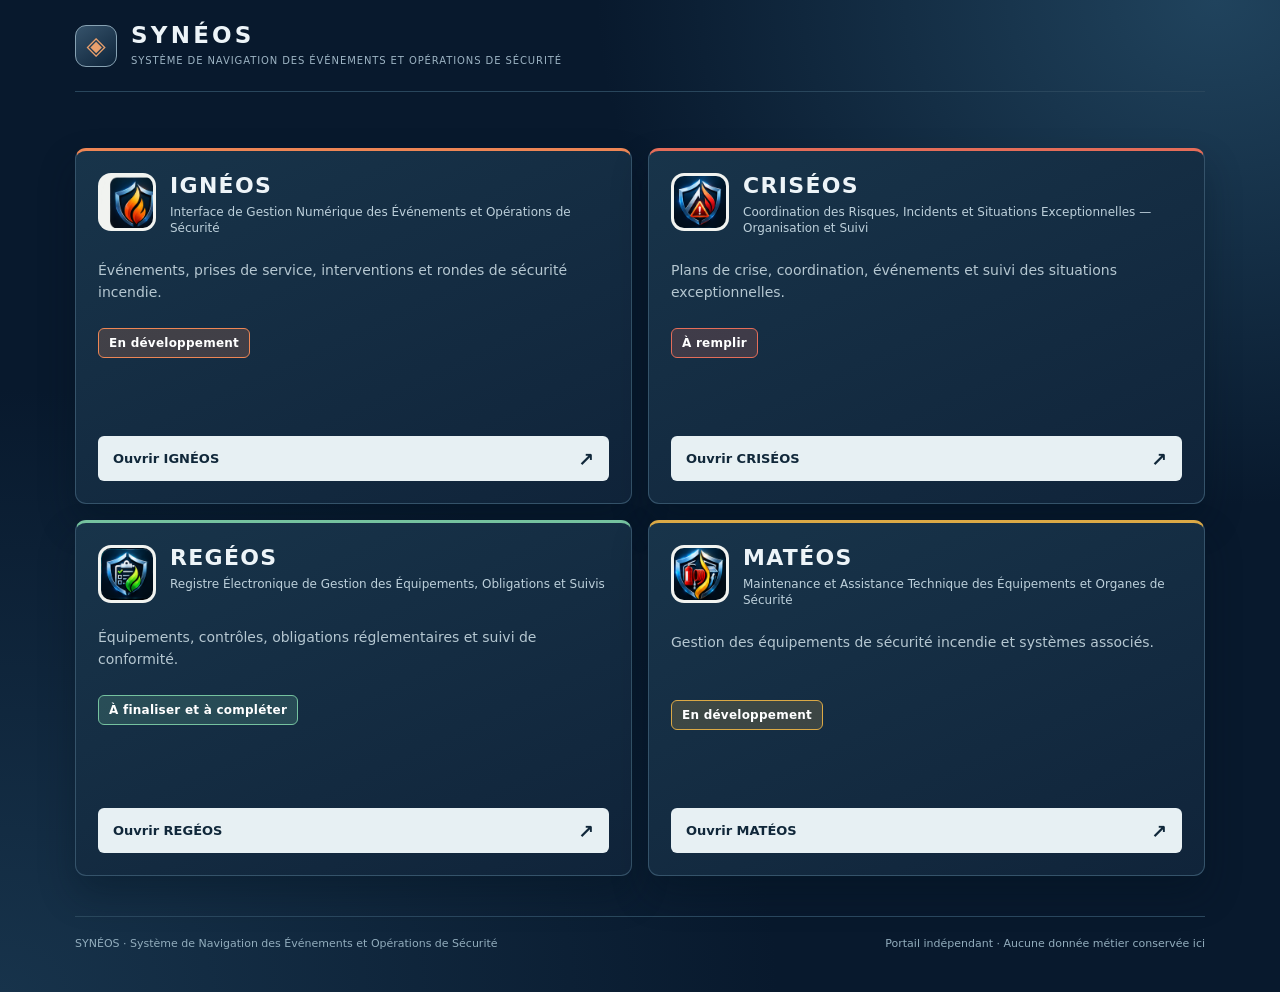
<file: index.html>
<!doctype html>
<html lang="fr"><head><meta charset="utf-8"><meta name="viewport" content="width=device-width,initial-scale=1,viewport-fit=cover"><meta name="theme-color" content="#08192d"><meta name="description" content="SYNÉOS, portail de sécurité des applications IGNÉOS, CRISÉOS, REGÉOS et MATÉOS."><title>SYNÉOS — Portail de sécurité</title><link rel="icon" type="image/png" sizes="32x32" href="/favicon-32.png?v=1"><link rel="icon" type="image/svg+xml" href="/favicon.svg?v=1"><link rel="manifest" href="/manifest.json?v=4"><link rel="apple-touch-icon" sizes="180x180" href="/syneos-touch-20261014.png"><link rel="apple-touch-icon-precomposed" href="/syneos-touch-20261014.png"><meta name="apple-mobile-web-app-title" content="SYNÉOS"><meta name="apple-mobile-web-app-capable" content="yes"><meta name="apple-mobile-web-app-status-bar-style" content="black-translucent"><link rel="stylesheet" href="/mobile.css">
<style>
:root{font-family:Inter,ui-sans-serif,system-ui,"Segoe UI",sans-serif;color-scheme:dark;color:#edf4f8;background:#08192d}*{box-sizing:border-box}body{margin:0;min-height:100vh;background:radial-gradient(ellipse at 95% 0%,#20435d,transparent 36%),radial-gradient(ellipse at 0% 100%,#17334b,transparent 43%),#08192d}a{color:inherit;text-decoration:none}button,a{-webkit-tap-highlight-color:transparent}.shell{max-width:1190px;margin:auto;padding:0 30px 42px}header{min-height:92px;display:flex;justify-content:space-between;align-items:center;border-bottom:1px solid #29465c;gap:18px}.brand{display:flex;align-items:center;gap:14px}.mark{width:42px;height:42px;display:grid;place-items:center;border:1px solid #87a2b3;border-radius:11px;background:linear-gradient(145deg,#36536b,#0d2339);font-size:25px;color:#e9a06d}.brand-name{font-size:23px;font-weight:850;letter-spacing:.14em;line-height:1}.brand-sub{font-size:10px;letter-spacing:.09em;text-transform:uppercase;color:#9db4c4;margin-top:7px}.test{font-size:11px;text-transform:uppercase;letter-spacing:.12em;font-weight:800;color:#ffa495;background:#552a32;border:1px solid #a95857;border-radius:5px;padding:8px 11px}main{padding-top:66px}.eyebrow{color:#eea070;letter-spacing:.18em;text-transform:uppercase;font-size:12px;font-weight:800;margin:0 0 16px}h1{font-size:clamp(34px,5vw,58px);line-height:1.08;letter-spacing:-.04em;margin:0}h1 span{color:#afc6d4}.intro{color:#b0c5d0;max-width:680px;line-height:1.6;font-size:16px;margin:20px 0 0}.toolbar{display:flex;align-items:center;justify-content:space-between;flex-wrap:wrap;gap:15px;margin-top:48px;padding-bottom:17px;border-bottom:1px solid #2b4a61}.toolbar strong{font-size:15px}.tools{display:flex;align-items:center;gap:16px;flex-wrap:wrap}#last{color:#9db5c3;font-size:12px}button{font:700 12px inherit;font-size:12px;font-weight:750;cursor:pointer;color:#e2eff5;background:#18344d;border:1px solid #52748b;border-radius:7px;padding:10px 14px}button:hover,button:focus-visible{background:#274962;outline:2px solid #8bb4ca;outline-offset:2px}button:disabled{opacity:.6;cursor:progress}.grid{display:grid;grid-template-columns:repeat(3,minmax(0,1fr));gap:16px;margin-top:22px}.card{display:flex;flex-direction:column;min-height:356px;padding:22px;background:linear-gradient(155deg,#18344a,#10243a);border:1px solid #35536a;border-top:3px solid var(--accent);border-radius:11px;box-shadow:0 18px 36px #03111d55}.card-head{display:flex;align-items:center;gap:14px}.icon{width:58px;height:58px;object-fit:contain;border-radius:13px;background:#f1f3f0;padding:3px}.name{font-size:22px;font-weight:850;letter-spacing:.06em}.kind{font-size:10px;text-transform:uppercase;letter-spacing:.09em;color:#a6bdc9;margin-top:4px}.desc{color:#b5c7d1;line-height:1.55;font-size:14px;margin:24px 0 0;min-height:68px}.status{display:flex;gap:10px;align-items:flex-start;margin-top:auto;padding-top:17px;border-top:1px solid #2d4a5f;min-height:62px;font-size:12px;color:#a9bdc9}.dot{width:9px;height:9px;flex:none;margin-top:4px;border-radius:50%;background:#829ca9}.status[data-state=green] .dot{background:#72d2a0}.status[data-state=orange] .dot{background:#f2b669}.status[data-state=red] .dot{background:#fa7d7a}.status-title{color:#eff6f7;font-weight:800}.status-detail{line-height:1.4;margin-top:3px}.open{display:flex;justify-content:space-between;align-items:center;margin-top:14px;min-height:45px;padding:0 15px;border-radius:6px;background:#e7f0f3;color:#11283a;font-size:13px;font-weight:800}.open:hover,.open:focus-visible{background:white;outline:2px solid var(--accent);outline-offset:2px}.open b{font-size:19px}.note{margin-top:25px;padding:15px 18px;background:#142d42;border-left:3px solid #7997a9;color:#b1c3cf;font-size:12px;line-height:1.55}.note strong{color:#f0f5f7}.overview{width:100%;border-collapse:collapse;margin-top:22px;color:#dceaf0;font-size:12px}.overview caption{text-align:left;font-weight:800;font-size:15px;padding:0 0 12px}.overview th,.overview td{text-align:left;border-bottom:1px solid #36546a;padding:11px 8px}.overview th{color:#9eb9c8;font-weight:700}.overview td[data-state=green]{color:#72d2a0}.overview td[data-state=orange]{color:#f2b669}.overview td[data-state=red]{color:#fa7d7a}.overview td[data-state=unknown]{color:#a9bdc9}@media(max-width:600px){.overview{font-size:10px}.overview th,.overview td{padding:9px 4px}}footer{margin-top:40px;padding-top:20px;border-top:1px solid #2b495f;color:#92adbd;font-size:11px;display:flex;justify-content:space-between;flex-wrap:wrap;gap:9px}@media(max-width:850px){.grid{grid-template-columns:1fr}.card{min-height:0}.desc{min-height:0;margin-bottom:25px}.shell{padding:0 19px 35px}main{padding-top:48px}}@media(max-width:440px){header{min-height:80px}.brand-name{font-size:19px}.brand-sub{font-size:8px}.test{font-size:9px;padding:6px}}
.brand-sub{max-width:540px;white-space:normal;line-height:1.3}main{padding-top:34px}.stage{display:inline-flex;align-items:center;width:max-content;max-width:100%;padding:7px 10px;margin:0 0 18px;border:1px solid var(--accent);border-radius:6px;color:#fff;font-size:12px;font-weight:700;letter-spacing:.02em;background:color-mix(in srgb,var(--accent) 20%,transparent)}.card{display:flex;flex-direction:column}.open{margin-top:auto}.brand-sub{max-width:540px;white-space:normal;line-height:1.3}main{padding-top:34px}@media(min-width:851px){.grid{grid-template-columns:repeat(2,minmax(0,1fr))}}.card-head{align-items:flex-start}.card-head>div{min-width:0}.acronym{font-size:12px;line-height:1.35;color:#bdd0db;margin-top:6px}
.launch-panel[hidden]{display:none!important}.launch-panel{position:fixed;inset:0;z-index:10;display:grid;place-items:center;padding:20px;background:#04121ee8}.launch-card{width:min(440px,100%);padding:26px;border:1px solid #60839a;border-radius:14px;background:#10283d;box-shadow:0 24px 70px #0009}.launch-mark{font-size:29px;color:#efa274}.launch-card h2{font-size:24px;margin:14px 0}.launch-card p{color:#bed0db;line-height:1.55}.launch-actions{display:flex;flex-wrap:wrap;gap:12px;margin-top:22px}.launch-actions a,.launch-actions button{padding:11px 14px;border-radius:7px;border:1px solid #7395a9;background:#173b55;color:#f1f6f8;font-size:13px;font-weight:700}.launch-actions a:hover,.launch-actions button:hover{background:#28536d}
</style></head><body><div class="shell"><header><div class="brand"><div class="mark" aria-hidden="true">◈</div><div><div class="brand-name">SYNÉOS</div><div class="brand-sub">Système de Navigation des Événements et Opérations de Sécurité</div></div></div></header><main><div id="install-bar" class="install-bar" hidden><span id="install-copy"></span><button id="install-button" type="button">Installer SYNÉOS</button><button id="install-close" class="install-close" type="button" aria-label="Fermer">×</button></div><div class="grid">
<section class="card" style="--accent:#ee8655" data-service="igneos"><div class="card-head"><img class="icon" src="[data-uri]" alt="Logo IGNÉOS"><div><div class="name">IGNÉOS</div><div class="acronym">Interface de Gestion Numérique des Événements et Opérations de Sécurité</div></div></div><p class="desc">Événements, prises de service, interventions et rondes de sécurité incendie.</p><div class="stage">En développement</div><a class="open" href="https://main-courante-web.onrender.com/" data-mobile-href="https://main-courante-web.onrender.com/terrain" target="_blank" rel="noopener noreferrer"><span>Ouvrir IGNÉOS</span><b aria-hidden="true">↗</b></a></section>
<section class="card" style="--accent:#e56d59" data-service="criseos"><div class="card-head"><img class="icon" src="[data-uri]" alt="Logo CRISÉOS"><div><div class="name">CRISÉOS</div><div class="acronym">Coordination des Risques, Incidents et Situations Exceptionnelles — Organisation et Suivi</div></div></div><p class="desc">Plans de crise, coordination, événements et suivi des situations exceptionnelles.</p><div class="stage">À remplir</div><a class="open" href="https://plan-de-crise-web.onrender.com/" target="_blank" rel="noopener noreferrer"><span>Ouvrir CRISÉOS</span><b aria-hidden="true">↗</b></a></section>
<section class="card" style="--accent:#75c29f" data-service="regeos"><div class="card-head"><img class="icon" src="[data-uri]" alt="Logo REGÉOS"><div><div class="name">REGÉOS</div><div class="acronym">Registre Électronique de Gestion des Équipements, Obligations et Suivis</div></div></div><p class="desc">Équipements, contrôles, obligations réglementaires et suivi de conformité.</p><div class="stage">À finaliser et à compléter</div><a class="open" href="https://registre-de-securite-web.onrender.com/" data-mobile-href="https://registre-de-securite-web.onrender.com/mobile.html" target="_blank" rel="noopener noreferrer"><span>Ouvrir REGÉOS</span><b aria-hidden="true">↗</b></a></section>
<section class="card" style="--accent:#dba946" data-service="mateos"><div class="card-head"><img class="icon" src="[data-uri]" alt="Logo MATÉOS"><div><div class="name">MATÉOS</div><div class="acronym">Maintenance et Assistance Technique des Équipements et Organes de Sécurité</div></div></div><p class="desc">Gestion des équipements de sécurité incendie et systèmes associés.</p><div class="stage">En développement</div><a class="open" href="https://mateos-web.onrender.com/" target="_blank" rel="noopener noreferrer"><span>Ouvrir MATÉOS</span><b aria-hidden="true">↗</b></a></section></div></main><footer><span>SYNÉOS · Système de Navigation des Événements et Opérations de Sécurité</span><span>Portail indépendant · Aucune donnée métier conservée ici</span></footer></div>

<div id="launch-panel" class="launch-panel" hidden><div class="launch-card" role="dialog" aria-modal="true" aria-labelledby="launch-title"><div class="launch-mark" aria-hidden="true">◈</div><h2 id="launch-title">Ouverture de l’application</h2><p id="launch-message" role="status">Vérification du service…</p><div class="launch-actions"><button id="launch-cancel" type="button">Annuler</button><a id="launch-direct" href="#">Ouvrir directement</a></div></div></div><script src="/launch.js?v=6" defer></script><script src="/install.js" defer></script>
</body></html>
</file>
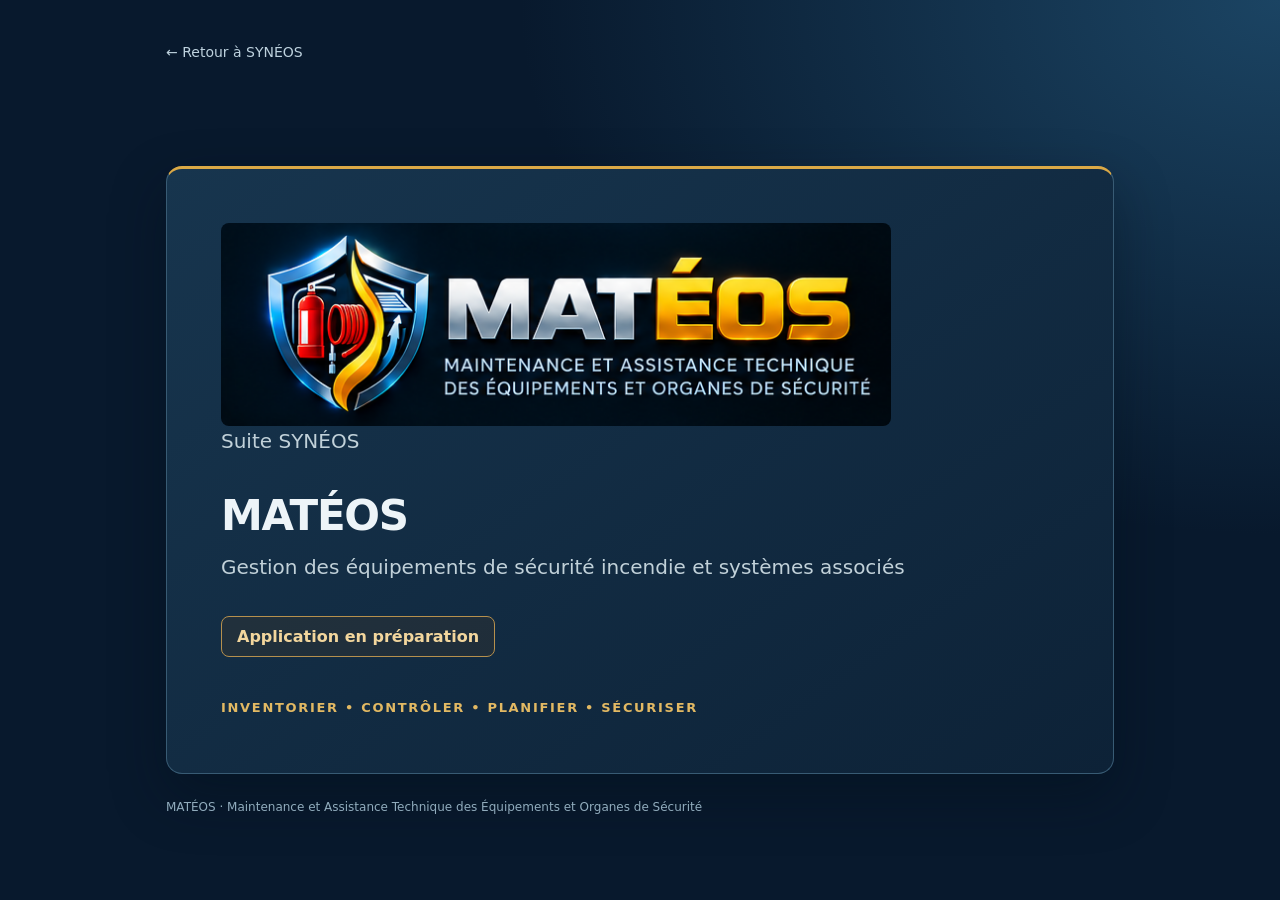
<file: mateos/index.html>
<!doctype html>
<html lang="fr">
<head>
  <meta charset="utf-8">
  <meta name="viewport" content="width=device-width,initial-scale=1,viewport-fit=cover">
  <meta name="theme-color" content="#08192d">
  <meta name="description" content="MATÉOS — Maintenance et Assistance Technique des Équipements et Organes de Sécurité.">
  <title>MATÉOS — Présentation</title>
  <link rel="icon" type="image/png" href="./mateos_256.png">
  <style>
    :root{font-family:Inter,ui-sans-serif,system-ui,"Segoe UI",sans-serif;color-scheme:dark;color:#edf4f8;background:#08192d}
    *{box-sizing:border-box}
    body{margin:0;min-height:100vh;background:radial-gradient(ellipse at 100% 0%,#1b4463,transparent 42%),#08192d}
    .shell{max-width:1060px;margin:auto;padding:30px clamp(20px,5vw,56px) 50px}
    .back{display:inline-flex;align-items:center;min-height:44px;color:#bed2de;text-decoration:none;font-size:14px}
    .back:hover,.back:focus-visible{color:#fff;text-decoration:underline}
    main{margin-top:clamp(35px,8vw,92px);padding:clamp(24px,5vw,54px);border:1px solid #385b74;border-top:3px solid #dba946;border-radius:16px;background:linear-gradient(145deg,#17354e,#0d2237);box-shadow:0 22px 54px #020e1a66}
    .logo{display:block;width:min(100%,670px);height:auto;border-radius:8px}
    h1{font-size:clamp(26px,4vw,42px);line-height:1.15;margin:36px 0 12px;letter-spacing:-.03em}
    .subtitle{font-size:clamp(16px,2vw,20px);line-height:1.5;color:#c1d1d9;margin:0}
    .notice{display:inline-block;margin-top:34px;padding:10px 15px;border:1px solid #b6904d;border-radius:8px;background:#4d3a223b;color:#f2d69d;font-weight:700}
    .motto{margin-top:40px;color:#e2b963;font-size:13px;font-weight:750;letter-spacing:.13em;line-height:1.7}
    footer{margin-top:26px;color:#91acbd;font-size:12px}
  </style>
</head>
<body>
  <div class="shell">
    <a class="back" href="/">← Retour à SYNÉOS</a>
    <main>
      <img class="logo" src="./mateos_logo_horizontal.png" alt="Logo MATÉOS">
      <p class="subtitle">Suite SYNÉOS</p>
      <h1>MATÉOS</h1>
      <p class="subtitle">Gestion des équipements de sécurité incendie et systèmes associés</p>
      <div class="notice">Application en préparation</div>
      <div class="motto">INVENTORIER • CONTRÔLER • PLANIFIER • SÉCURISER</div>
    </main>
    <footer>MATÉOS · Maintenance et Assistance Technique des Équipements et Organes de Sécurité</footer>
  </div>
</body>
</html>
</file>
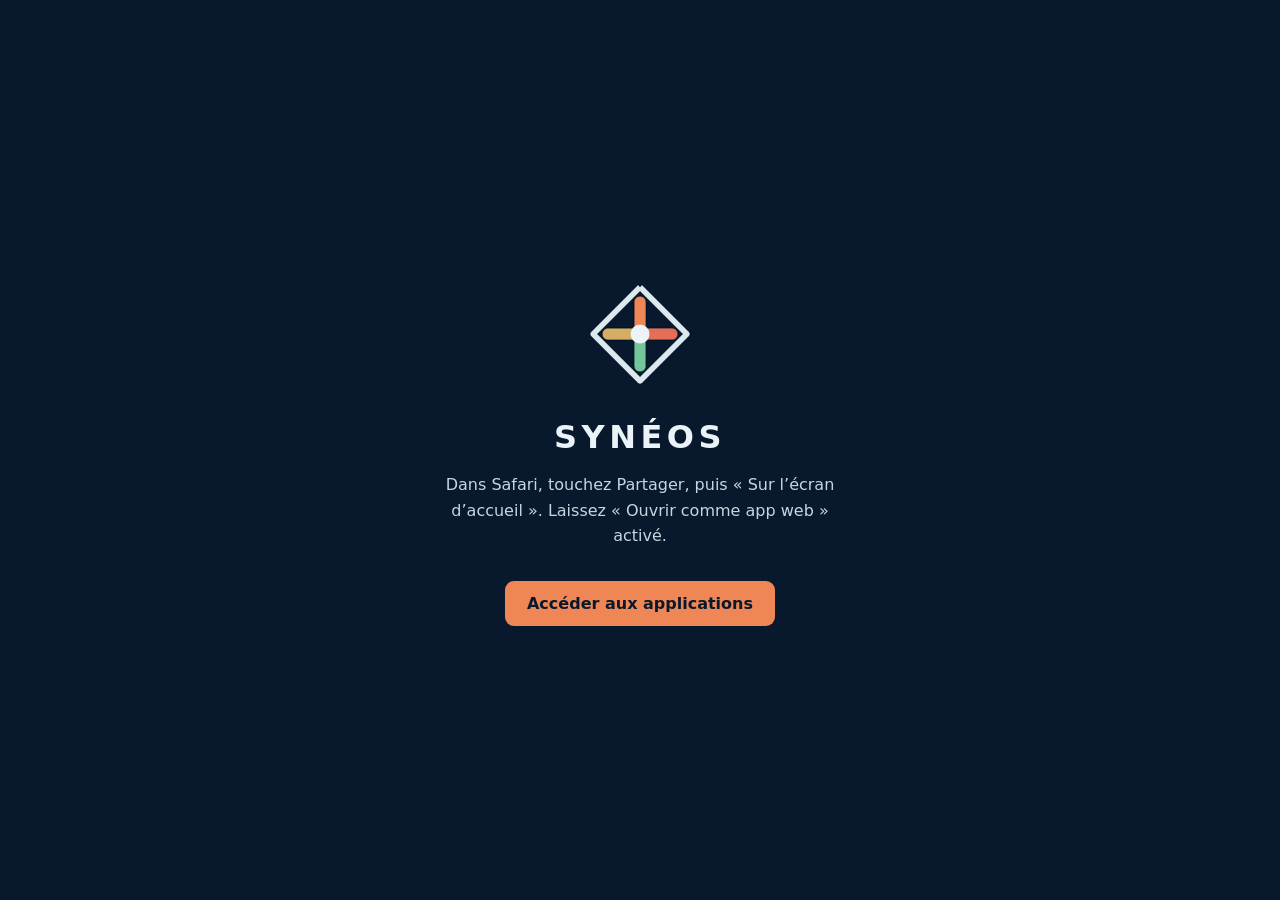
<file: installation.html>
<!doctype html>
<html lang="fr">
<head>
  <meta charset="utf-8">
  <meta name="viewport" content="width=device-width,initial-scale=1,viewport-fit=cover">
  <meta name="theme-color" content="#08192d">
  <meta name="apple-mobile-web-app-capable" content="yes">
  <meta name="apple-mobile-web-app-title" content="SYNÉOS">
  <title>SYNÉOS</title>
  <link rel="manifest" href="/manifest.json?v=4">
  <link rel="apple-touch-icon" href="/syneos-touch-20261014.png">
  <link rel="icon" type="image/png" href="/syneos-icon-192-20261014.png">
  <link rel="preload" as="image" href="/syneos-touch-20261014.png">
  <style>
    :root{font-family:system-ui,sans-serif;color:#eaf3f7;background:#08192d}
    *{box-sizing:border-box}
    body{margin:0;min-height:100svh;display:grid;place-items:center;padding:24px;text-align:center}
    main{width:min(100%,420px)}
    img{width:120px;height:120px;border-radius:25px}
    h1{font-size:32px;letter-spacing:.14em;margin:20px 0 8px}
    p{line-height:1.6;color:#c4d7e0}
    a{display:inline-block;margin-top:16px;padding:13px 22px;border-radius:9px;background:#ee8655;color:#08192d;font-weight:750;text-decoration:none}
  </style>
</head>
<body>
  <main>
    <img src="/syneos-touch-20261014.png" alt="Logo SYNÉOS" width="120" height="120">
    <h1>SYNÉOS</h1>
    <p>Dans Safari, touchez Partager, puis « Sur l’écran d’accueil ». Laissez « Ouvrir comme app web » activé.</p>
    <a href="/">Accéder aux applications</a>
  </main>
</body>
</html>
</file>
<file: mobile.css>
@media (max-width: 700px) {
  html { scroll-behavior: smooth; }
  body { min-width: 0; width: 100%; overflow-x: hidden; }
  .shell { padding: env(safe-area-inset-top) max(16px, env(safe-area-inset-right)) calc(24px + env(safe-area-inset-bottom)) max(16px, env(safe-area-inset-left)); }
  header { min-height: 72px; }
  .brand, .brand > div:last-child, .card-head > div { min-width: 0; }
  .brand-sub, .acronym, .desc { overflow-wrap: anywhere; }
  .mark { flex: none; width: 38px; height: 38px; }
  .brand-name { font-size: clamp(18px, 5vw, 22px); }
  .brand-sub { font-size: clamp(9px, 2.5vw, 11px); letter-spacing: .01em; text-transform: none; }
  main { padding-top: 14px; }
  .grid { display: grid; grid-template-columns: minmax(0, 1fr); gap: 10px; margin-top: 8px; }
  .card { min-width: 0; padding: clamp(11px, 3.3vw, 15px); min-height: 0; }
  .card-head { gap: 10px; }
  .icon { width: clamp(38px, 11vw, 48px); height: clamp(38px, 11vw, 48px); object-fit: contain; flex: none; }
  .name { font-size: clamp(18px, 5vw, 21px); }
  .acronym { font-size: clamp(10px, 2.7vw, 12px); line-height: 1.3; }
  .desc { min-height: 0; margin: 8px 0; font-size: 12px; line-height: 1.35; }
  .stage { margin-bottom: 8px; padding: 5px 8px; font-size: 11px; }
  .open { display: flex; align-items: center; justify-content: space-between; width: 100%; min-height: 44px; padding: 9px 12px; font-size: 14px; }
  footer { margin-top: 18px; }
}
@media (max-width: 480px) { .desc { display: none; } .stage { margin-top: 8px; } }

.install-bar { display: flex; align-items: center; flex-wrap: wrap; gap: 10px; margin: 0 0 20px; padding: 12px 15px; border: 1px solid #4a7089; border-radius: 10px; background: #13314a; color: #e5f1f7; font-size: 13px; line-height: 1.4; }
.install-bar[hidden] { display: none; }
.install-bar button { min-height: 42px; padding: 8px 14px; border: 1px solid #e4ab6c; border-radius: 7px; background: #e4a468; color: #102235; font: inherit; font-weight: 750; cursor: pointer; }
.install-bar .install-close { min-width: 42px; padding: 8px; margin-left: auto; border-color: #648098; background: transparent; color: #e5f1f7; }
@media (max-width: 700px) { .install-bar { align-items: flex-start; } .install-bar span { flex-basis: 100%; } }
</file>
